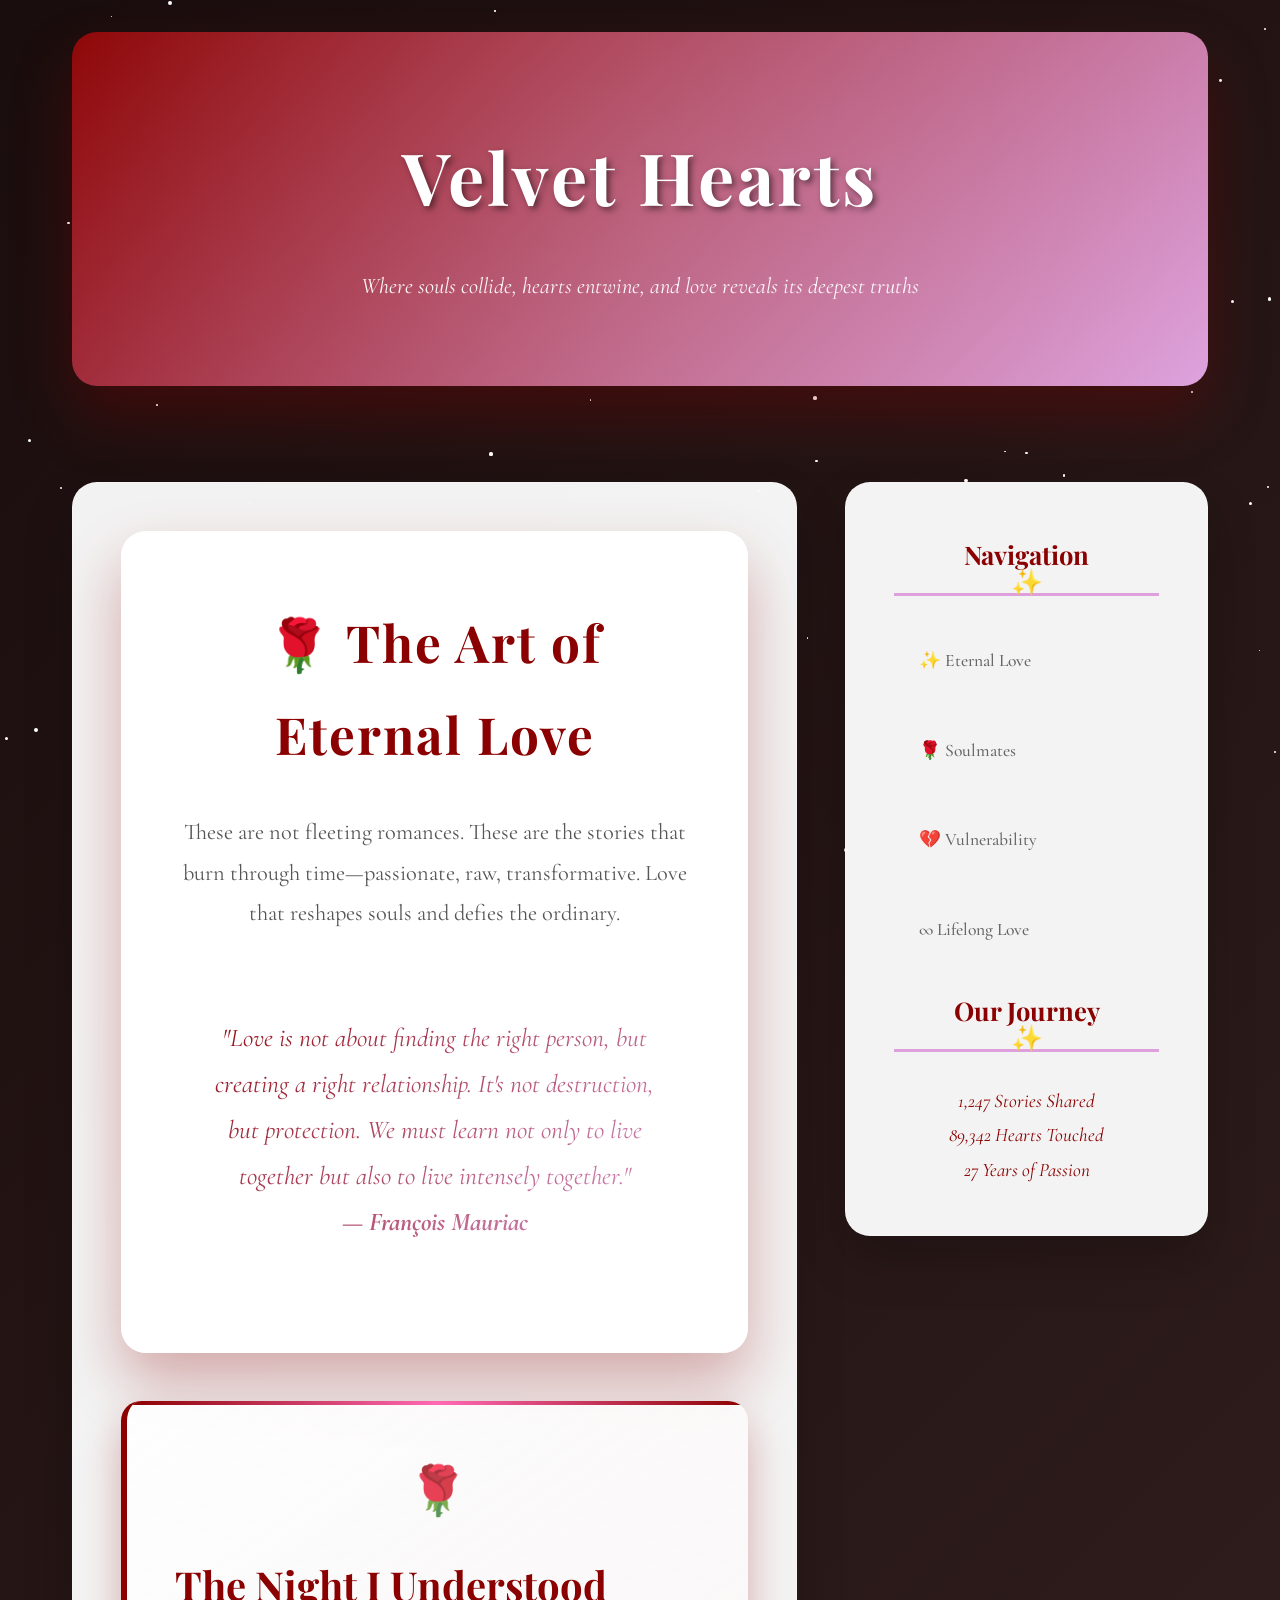
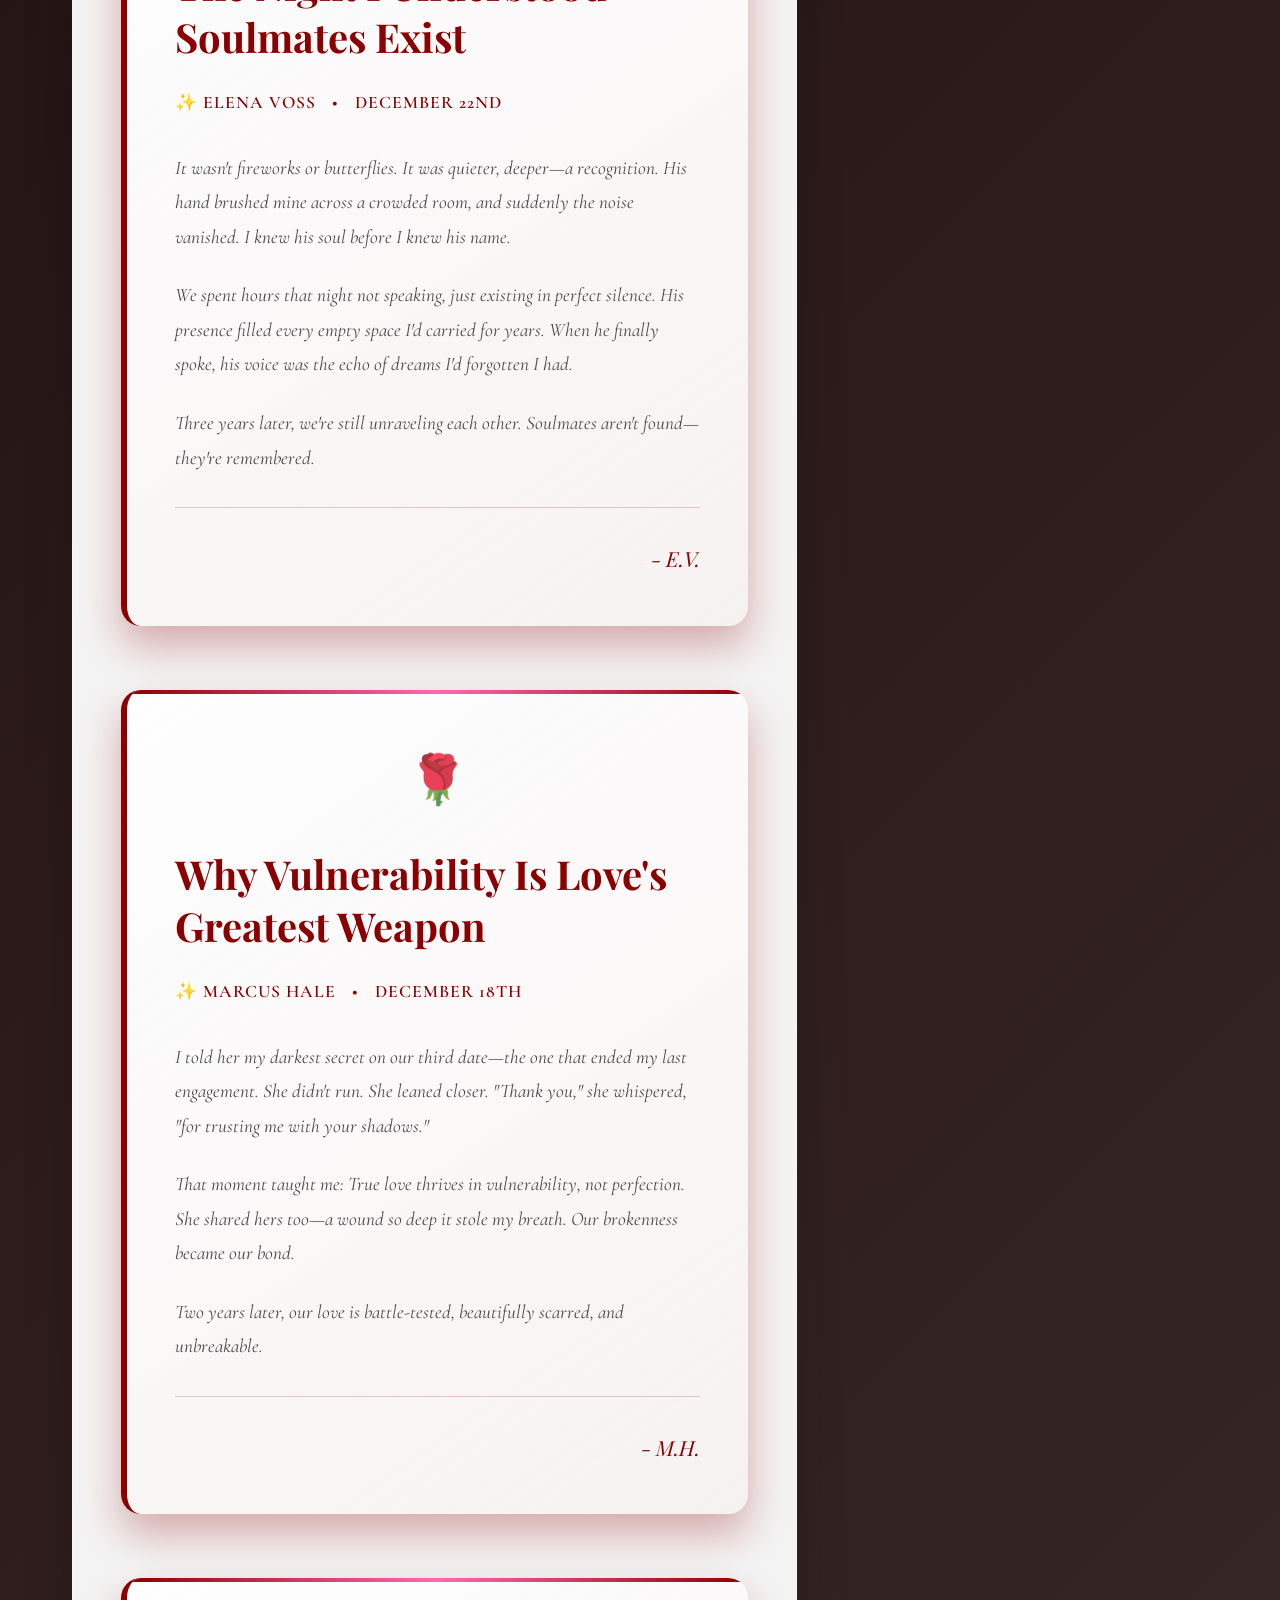
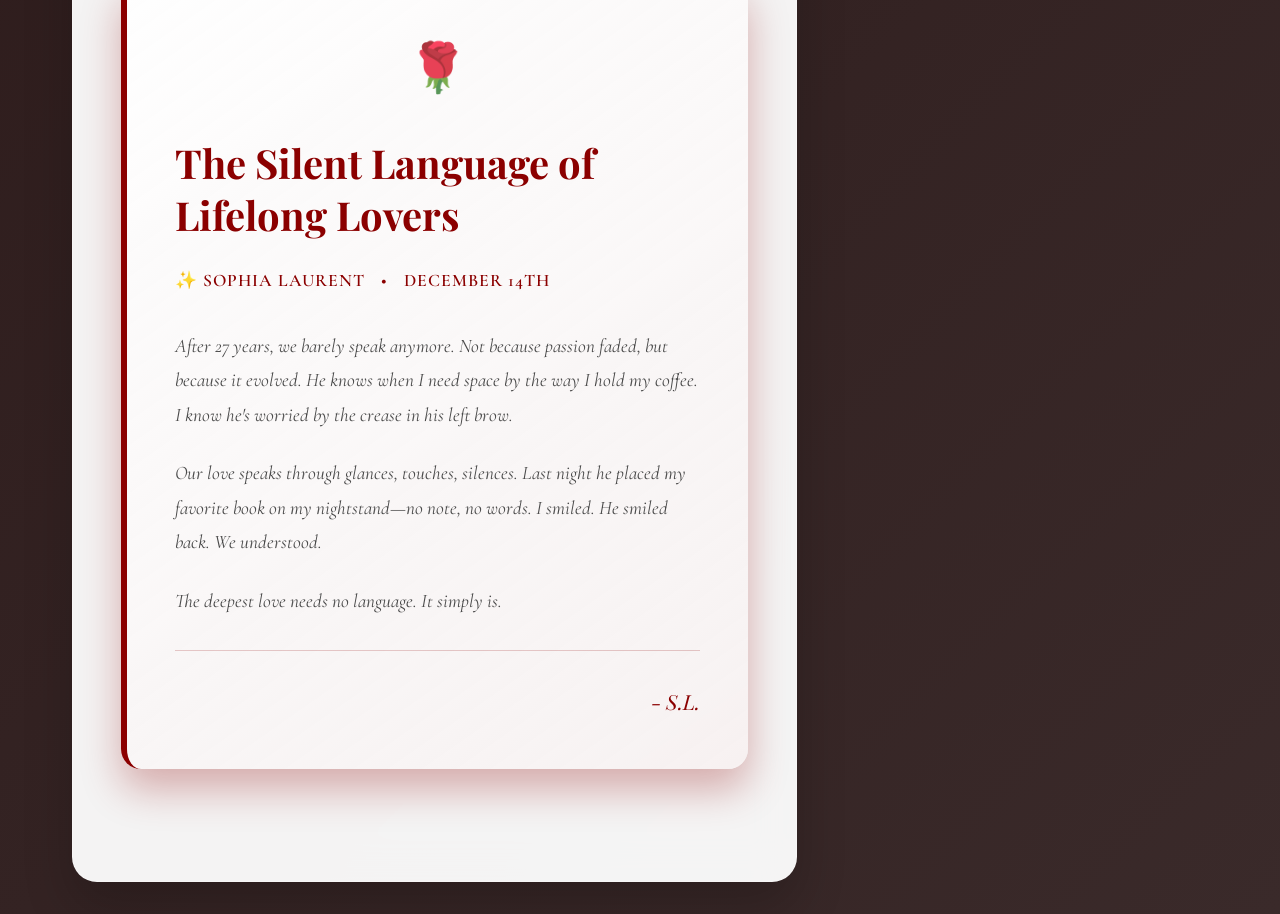
<file: index.html>
<!DOCTYPE html>
<html lang="en">
<head>
    <meta charset="UTF-8">
    <meta name="viewport" content="width=device-width, initial-scale=1.0">
    <title>Velvet Hearts | Deep Love Stories & Soulful Advice</title>
    <style>
        @import url('https://fonts.googleapis.com/css2?family=Cormorant+Garamond:wght@300;400;600;700&family=Playfair+Display:wght@400;700&display=swap');
        
        * {
            margin: 0;
            padding: 0;
            box-sizing: border-box;
        }

        :root {
            --primary: #8B0000;
            --secondary: #DDA0DD;
            --accent: #FF69B4;
            --dark: #2C1810;
            --light: #F8F1F1;
            --shadow: rgba(139, 0, 0, 0.3);
        }

        body {
            font-family: 'Cormorant Garamond', serif;
            line-height: 1.8;
            color: var(--dark);
            background: linear-gradient(135deg, #1a0d0d 0%, #2d1b1b 50%, #3a2a2a 100%);
            min-height: 100vh;
            overflow-x: hidden;
        }

        .stars {
            position: fixed;
            top: 0;
            left: 0;
            width: 100%;
            height: 100%;
            pointer-events: none;
            z-index: 1;
        }

        .star {
            position: absolute;
            background: #fff;
            border-radius: 50%;
            animation: twinkle 3s infinite alternate;
        }

        @keyframes twinkle {
            0% { opacity: 0.3; transform: scale(1); }
            100% { opacity: 1; transform: scale(1.2); }
        }

        .container {
            max-width: 1200px;
            margin: 0 auto;
            display: grid;
            grid-template-columns: 2fr 1fr;
            gap: 3rem;
            padding: 2rem;
            position: relative;
            z-index: 2;
        }

        header {
            grid-column: 1 / -1;
            text-align: center;
            padding: 5rem 3rem;
            background: linear-gradient(135deg, var(--primary) 0%, var(--secondary) 100%);
            color: white;
            border-radius: 25px;
            margin-bottom: 3rem;
            box-shadow: 0 30px 60px var(--shadow);
            position: relative;
            overflow: hidden;
        }

        header::before {
            content: '';
            position: absolute;
            top: -50%;
            left: -50%;
            width: 200%;
            height: 200%;
            background: radial-gradient(circle, rgba(255,255,255,0.1) 0%, transparent 70%);
            animation: rotate 20s linear infinite;
        }

        @keyframes rotate {
            0% { transform: rotate(0deg); }
            100% { transform: rotate(360deg); }
        }

        header h1 {
            font-family: 'Playfair Display', serif;
            font-size: 4.5rem;
            font-weight: 700;
            margin-bottom: 1.5rem;
            letter-spacing: 3px;
            text-shadow: 3px 3px 6px rgba(0,0,0,0.5);
            position: relative;
        }

        header p {
            font-size: 1.4rem;
            opacity: 0.95;
            font-style: italic;
            max-width: 700px;
            margin: 0 auto;
        }

        .main-content {
            background: rgba(255,255,255,0.95);
            border-radius: 25px;
            padding: 3rem;
            box-shadow: 0 25px 50px rgba(0,0,0,0.2);
            backdrop-filter: blur(20px);
            border: 1px solid rgba(255,255,255,0.2);
        }

        .blog-post {
            margin-bottom: 4rem;
            padding: 3rem;
            background: linear-gradient(145deg, rgba(255,255,255,0.9), rgba(248,241,241,0.7));
            border-radius: 20px;
            box-shadow: 0 20px 40px var(--shadow);
            border-left: 6px solid var(--primary);
            transition: all 0.4s cubic-bezier(0.25, 0.46, 0.45, 0.94);
            position: relative;
            overflow: hidden;
        }

        .blog-post::before {
            content: '';
            position: absolute;
            top: 0;
            left: 0;
            right: 0;
            height: 4px;
            background: linear-gradient(90deg, var(--primary), var(--accent), var(--primary));
        }

        .blog-post:hover {
            transform: translateY(-10px) scale(1.02);
            box-shadow: 0 35px 70px var(--shadow);
        }

        .post-rose {
            font-size: 3rem;
            margin-bottom: 1.5rem;
            display: block;
            text-align: center;
            opacity: 0.8;
        }

        .blog-post h2 {
            font-family: 'Playfair Display', serif;
            font-size: 2.5rem;
            color: var(--primary);
            margin-bottom: 1.5rem;
            line-height: 1.3;
        }

        .post-meta {
            display: flex;
            align-items: center;
            gap: 1rem;
            color: var(--primary);
            font-size: 1.1rem;
            font-weight: 600;
            margin-bottom: 2rem;
            text-transform: uppercase;
            letter-spacing: 1px;
        }

        .blog-post p {
            font-size: 1.2rem;
            margin-bottom: 1.5rem;
            color: #4a4a4a;
            font-style: italic;
        }

        .signature {
            font-family: 'Playfair Display', serif;
            font-size: 1.3rem;
            color: var(--primary);
            font-style: italic;
            text-align: right;
            margin-top: 2rem;
            padding-top: 2rem;
            border-top: 1px solid rgba(139,0,0,0.2);
        }

        .sidebar {
            background: rgba(255,255,255,0.95);
            border-radius: 25px;
            padding: 3rem;
            box-shadow: 0 25px 50px rgba(0,0,0,0.2);
            height: fit-content;
            position: sticky;
            top: 3rem;
            backdrop-filter: blur(20px);
            border: 1px solid rgba(255,255,255,0.2);
        }

        .sidebar h3 {
            font-family: 'Playfair Display', serif;
            color: var(--primary);
            margin-bottom: 2rem;
            font-size: 1.6rem;
            padding-bottom: 1rem;
            border-bottom: 3px solid var(--secondary);
            text-align: center;
            position: relative;
        }

        .sidebar h3::after {
            content: '✨';
            position: absolute;
            bottom: -10px;
            left: 50%;
            transform: translateX(-50%);
        }

        .sidebar ul {
            list-style: none;
        }

        .sidebar li {
            margin-bottom: 1.5rem;
        }

        .sidebar a {
            color: #666;
            text-decoration: none;
            font-weight: 500;
            display: flex;
            align-items: center;
            padding: 1rem 1.5rem;
            border-radius: 15px;
            transition: all 0.4s ease;
            font-size: 1.1rem;
            border: 1px solid transparent;
        }

        .sidebar a:hover {
            background: linear-gradient(135deg, var(--secondary), var(--accent));
            color: white;
            transform: translateX(10px);
            box-shadow: 0 10px 25px var(--shadow);
        }

        .hero-section {
            grid-column: 1 / -1;
            background: rgba(255,255,255,0.95);
            border-radius: 25px;
            padding: 4rem 3rem;
            text-align: center;
            margin-bottom: 3rem;
            box-shadow: 0 30px 60px var(--shadow);
            backdrop-filter: blur(20px);
            border: 1px solid rgba(255,255,255,0.2);
            position: relative;
        }

        .hero-section h2 {
            font-family: 'Playfair Display', serif;
            font-size: 3.2rem;
            color: var(--primary);
            margin-bottom: 2rem;
            letter-spacing: 2px;
        }

        .hero-section p {
            font-size: 1.4rem;
            color: #555;
            max-width: 800px;
            margin: 0 auto 2.5rem;
        }

        .golden-quote {
            background: linear-gradient(135deg, var(--primary), var(--secondary));
            -webkit-background-clip: text;
            -webkit-text-fill-color: transparent;
            background-clip: text;
            font-size: 1.6rem;
            font-style: italic;
            padding: 2.5rem;
            border-radius: 20px;
            border: 2px solid rgba(255,255,255,0.3);
            backdrop-filter: blur(10px);
            margin-top: 2rem;
        }

        @media (max-width: 768px) {
            .container {
                grid-template-columns: 1fr;
                padding: 1.5rem;
                gap: 2rem;
            }
            header h1 { font-size: 3rem; }
            .hero-section h2 { font-size: 2.2rem; }
        }
    </style>
</head>
<body>
    <div class="stars" id="stars"></div>
    
    <div class="container">
        <header>
            <h1>Velvet Hearts</h1>
            <p>Where souls collide, hearts entwine, and love reveals its deepest truths</p>
        </header>

        <main class="main-content">
            <section id="hero" class="hero-section">
                <h2>🌹 The Art of Eternal Love</h2>
                <p>These are not fleeting romances. These are the stories that burn through time—passionate, raw, transformative. Love that reshapes souls and defies the ordinary.</p>
                <div class="golden-quote">
                    "Love is not about finding the right person, but creating a right relationship. It's not destruction, but protection. We must learn not only to live together but also to live intensely together."
                    <br><strong>— François Mauriac</strong>
                </div>
            </section>

            <article id="post-1" class="blog-post">
                <span class="post-rose">🌹</span>
                <h2>The Night I Understood Soulmates Exist</h2>
                <div class="post-meta">
                    <span>✨ Elena Voss</span>
                    <span>•</span>
                    <span>December 22nd</span>
                </div>
                <p>It wasn't fireworks or butterflies. It was quieter, deeper—a recognition. His hand brushed mine across a crowded room, and suddenly the noise vanished. I knew his soul before I knew his name.</p>
                <p>We spent hours that night not speaking, just existing in perfect silence. His presence filled every empty space I'd carried for years. When he finally spoke, his voice was the echo of dreams I'd forgotten I had.</p>
                <p>Three years later, we're still unraveling each other. Soulmates aren't found—they're remembered.</p>
                <div class="signature">- E.V.</div>
            </article>

            <article id="post-2" class="blog-post">
                <span class="post-rose">🌹</span>
                <h2>Why Vulnerability Is Love's Greatest Weapon</h2>
                <div class="post-meta">
                    <span>✨ Marcus Hale</span>
                    <span>•</span>
                    <span>December 18th</span>
                </div>
                <p>I told her my darkest secret on our third date—the one that ended my last engagement. She didn't run. She leaned closer. "Thank you," she whispered, "for trusting me with your shadows."</p>
                <p>That moment taught me: True love thrives in vulnerability, not perfection. She shared hers too—a wound so deep it stole my breath. Our brokenness became our bond.</p>
                <p>Two years later, our love is battle-tested, beautifully scarred, and unbreakable.</p>
                <div class="signature">- M.H.</div>
            </article>

            <article id="post-3" class="blog-post">
                <span class="post-rose">🌹</span>
                <h2>The Silent Language of Lifelong Lovers</h2>
                <div class="post-meta">
                    <span>✨ Sophia Laurent</span>
                    <span>•</span>
                    <span>December 14th</span>
                </div>
                <p>After 27 years, we barely speak anymore. Not because passion faded, but because it evolved. He knows when I need space by the way I hold my coffee. I know he's worried by the crease in his left brow.</p>
                <p>Our love speaks through glances, touches, silences. Last night he placed my favorite book on my nightstand—no note, no words. I smiled. He smiled back. We understood.</p>
                <p>The deepest love needs no language. It simply <em>is</em>.</p>
                <div class="signature">- S.L.</div>
            </article>
        </main>

        <aside class="sidebar">
            <h3>Navigation</h3>
            <ul>
                <li><a href="#hero">✨ Eternal Love</a></li>
                <li><a href="#post-1">🌹 Soulmates</a></li>
                <li><a href="#post-2">💔 Vulnerability</a></li>
                <li><a href="#post-3">∞ Lifelong Love</a></li>
            </ul>
            
            <h3>Our Journey</h3>
            <div style="text-align: center; color: var(--primary); font-size: 1.2rem; font-style: italic;">
                <div>1,247 Stories Shared</div>
                <div>89,342 Hearts Touched</div>
                <div>27 Years of Passion</div>
            </div>
        </aside>
    </div>

    <script>
        // Twinkling stars effect (tiny, lightweight)
        function createStars() {
            const starsContainer = document.getElementById('stars');
            for(let i = 0; i < 100; i++) {
                const star = document.createElement('div');
                star.className = 'star';
                star.style.left = Math.random() * 100 + '%';
                star.style.top = Math.random() * 100 + '%';
                star.style.width = star.style.height = (Math.random() * 3 + 1) + 'px';
                star.style.animationDelay = Math.random() * 3 + 's';
                starsContainer.appendChild(star);
            }
        }
        createStars();
    </script>
</body>
</html>
</file>
